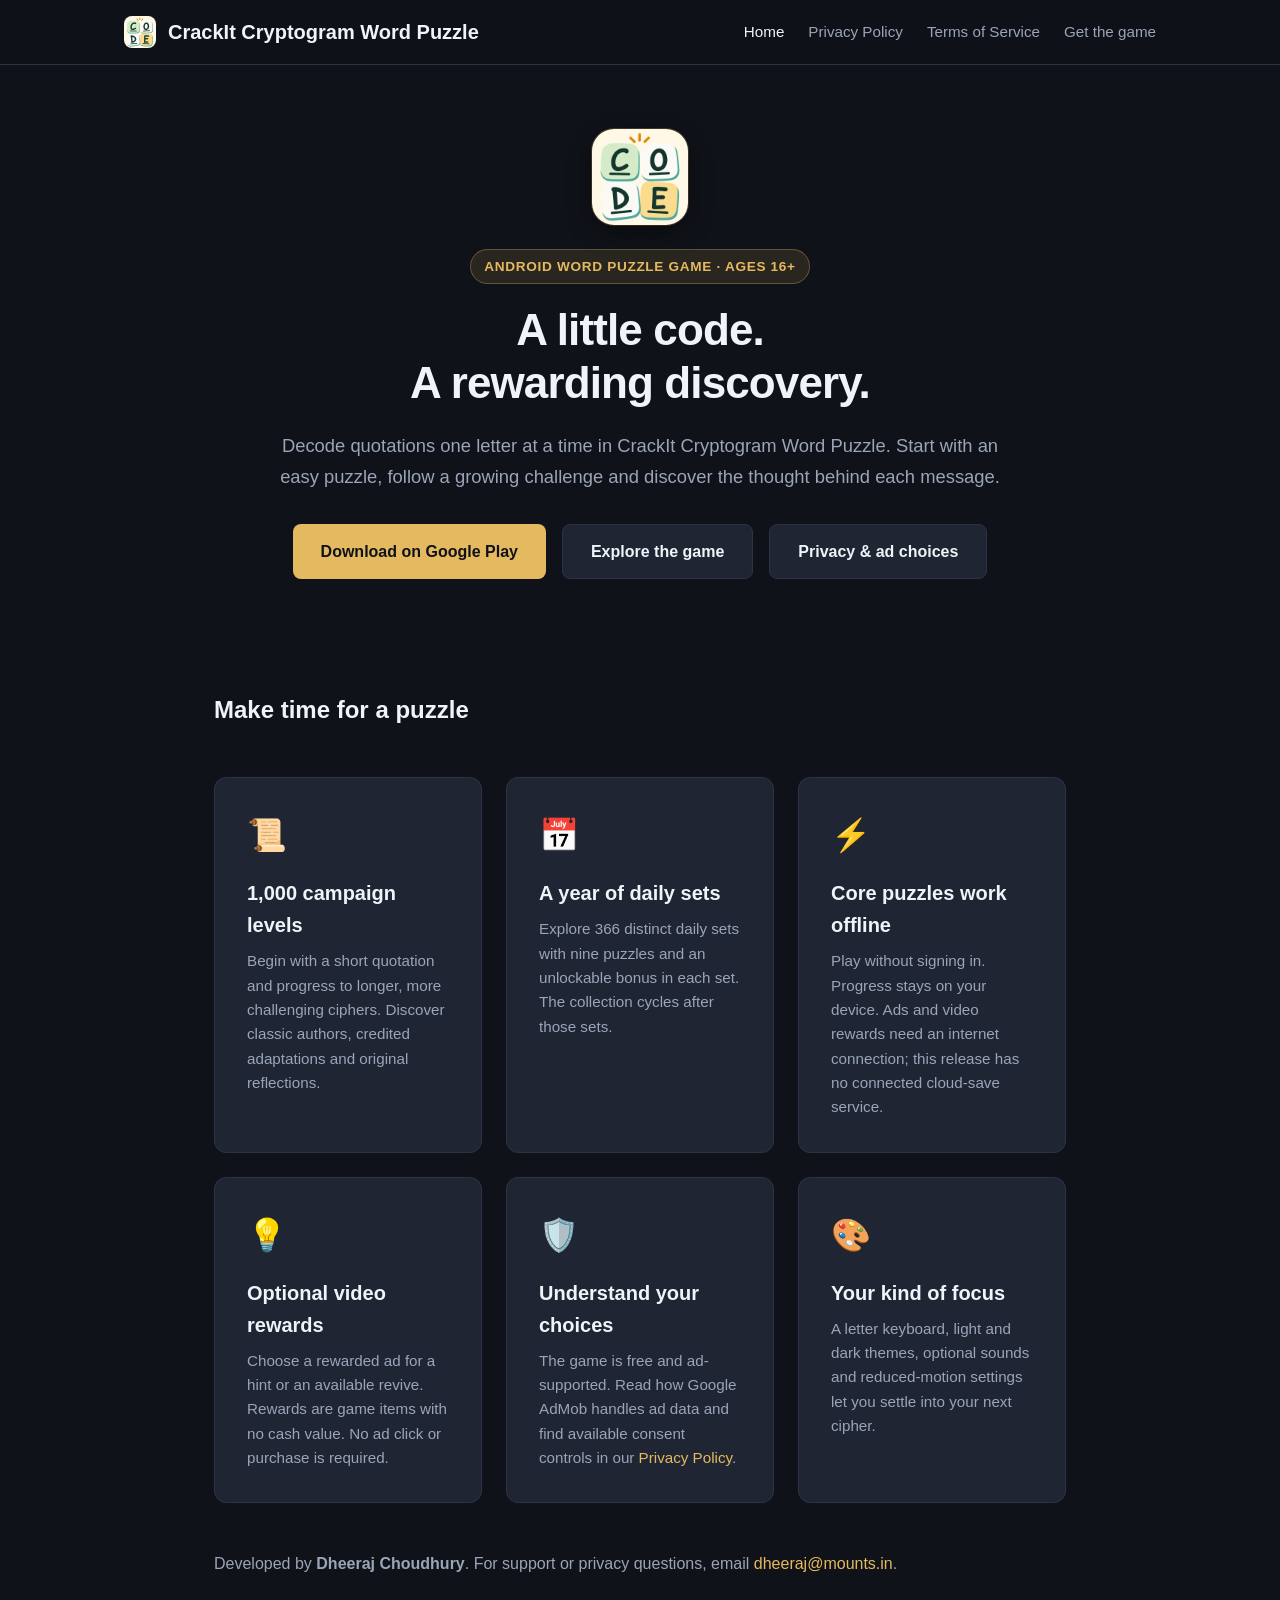
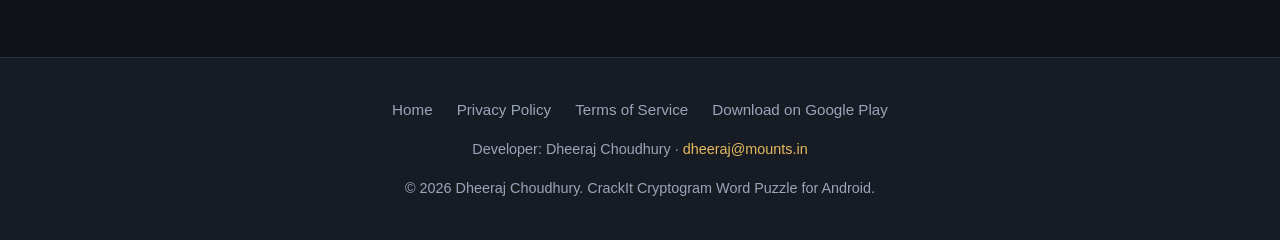
<file: index.html>
<!doctype html>
<html lang="en">
  <head>
    <meta charset="UTF-8" />
    <meta name="viewport" content="width=device-width, initial-scale=1.0" />
    <meta
      name="description"
      content="Decode quotations in 1,000 campaign levels, explore daily puzzle sets and play offline in CrackIt Cryptogram Word Puzzle by Dheeraj Choudhury."
    />
    <meta name="author" content="Dheeraj Choudhury" />
    <title>CrackIt Cryptogram Word Puzzle - Quote Puzzles for Android</title>
    <link rel="canonical" href="https://crackit.mounts.in/" />
    <link rel="icon" type="image/png" href="app-icon.png" />
    <link rel="apple-touch-icon" href="app-icon.png" />
    <link rel="stylesheet" href="style.css" />
  </head>
  <body>
    <a class="skip-link" href="#main">Skip to content</a>
    <header>
      <div class="nav-container">
        <div class="brand">
          <img src="app-icon.png" alt="" class="brand-icon" /> CrackIt
          Cryptogram Word Puzzle
        </div>
        <nav aria-label="Main navigation">
          <ul>
            <li>
              <a href="index.html" class="active" aria-current="page">Home</a>
            </li>
            <li><a href="privacy.html">Privacy Policy</a></li>
            <li><a href="terms.html">Terms of Service</a></li>
            <li>
              <a
                href="https://play.google.com/store/apps/details?id=com.letterlight.game"
                target="_blank"
                rel="noopener noreferrer"
                >Get the game</a
              >
            </li>
          </ul>
        </nav>
      </div>
    </header>
    <main id="main">
      <section class="hero" aria-labelledby="hero-title">
        <img
          src="app-icon.png"
          alt="CrackIt Cryptogram Word Puzzle Game Icon"
          class="hero-icon"
        />
        <div class="badge">Android word puzzle game · Ages 16+</div>
        <h1 id="hero-title">A little code.<br />A rewarding discovery.</h1>
        <p>
          Decode quotations one letter at a time in CrackIt Cryptogram Word
          Puzzle. Start with an easy puzzle, follow a growing challenge and
          discover the thought behind each message.
        </p>
        <div class="btn-group">
          <a
            href="https://play.google.com/store/apps/details?id=com.letterlight.game"
            class="btn btn-primary"
            target="_blank"
            rel="noopener noreferrer"
            >Download on Google Play</a
          >
          <a href="#features" class="btn btn-secondary">Explore the game</a>
          <a href="privacy.html" class="btn btn-secondary"
            >Privacy &amp; ad choices</a
          >
        </div>
      </section>
      <section class="container" id="features" aria-labelledby="features-title">
        <h2 id="features-title">Make time for a puzzle</h2>
        <div class="features">
          <div class="feature-card">
            <div class="feature-icon" aria-hidden="true">📜</div>
            <h3>1,000 campaign levels</h3>
            <p>
              Begin with a short quotation and progress to longer, more
              challenging ciphers. Discover classic authors, credited
              adaptations and original reflections.
            </p>
          </div>
          <div class="feature-card">
            <div class="feature-icon" aria-hidden="true">📅</div>
            <h3>A year of daily sets</h3>
            <p>
              Explore 366 distinct daily sets with nine puzzles and an
              unlockable bonus in each set. The collection cycles after those
              sets.
            </p>
          </div>
          <div class="feature-card">
            <div class="feature-icon" aria-hidden="true">⚡</div>
            <h3>Core puzzles work offline</h3>
            <p>
              Play without signing in. Progress stays on your device. Ads and
              video rewards need an internet connection; this release has no
              connected cloud-save service.
            </p>
          </div>
          <div class="feature-card">
            <div class="feature-icon" aria-hidden="true">💡</div>
            <h3>Optional video rewards</h3>
            <p>
              Choose a rewarded ad for a hint or an available revive. Rewards
              are game items with no cash value. No ad click or purchase is
              required.
            </p>
          </div>
          <div class="feature-card">
            <div class="feature-icon" aria-hidden="true">🛡️</div>
            <h3>Understand your choices</h3>
            <p>
              The game is free and ad-supported. Read how Google AdMob handles
              ad data and find available consent controls in our
              <a href="privacy.html#choices">Privacy Policy</a>.
            </p>
          </div>
          <div class="feature-card">
            <div class="feature-icon" aria-hidden="true">🎨</div>
            <h3>Your kind of focus</h3>
            <p>
              A letter keyboard, light and dark themes, optional sounds and
              reduced-motion settings let you settle into your next cipher.
            </p>
          </div>
        </div>
        <p class="site-note">
          Developed by <strong>Dheeraj Choudhury</strong>. For support or
          privacy questions, email
          <a href="mailto:dheeraj@mounts.in">dheeraj@mounts.in</a>.
        </p>
      </section>
    </main>
    <footer>
      <div class="footer-content">
        <nav class="footer-links" aria-label="Footer navigation">
          <a href="index.html">Home</a>
          <a href="privacy.html">Privacy Policy</a>
          <a href="terms.html">Terms of Service</a>
          <a
            href="https://play.google.com/store/apps/details?id=com.letterlight.game"
            target="_blank"
            rel="noopener noreferrer"
            >Download on Google Play</a
          >
        </nav>
        <p>
          Developer: Dheeraj Choudhury ·
          <a href="mailto:dheeraj@mounts.in">dheeraj@mounts.in</a>
        </p>
        <p>
          &copy; 2026 Dheeraj Choudhury. CrackIt Cryptogram Word Puzzle for
          Android.
        </p>
      </div>
    </footer>
  </body>
</html>
</file>
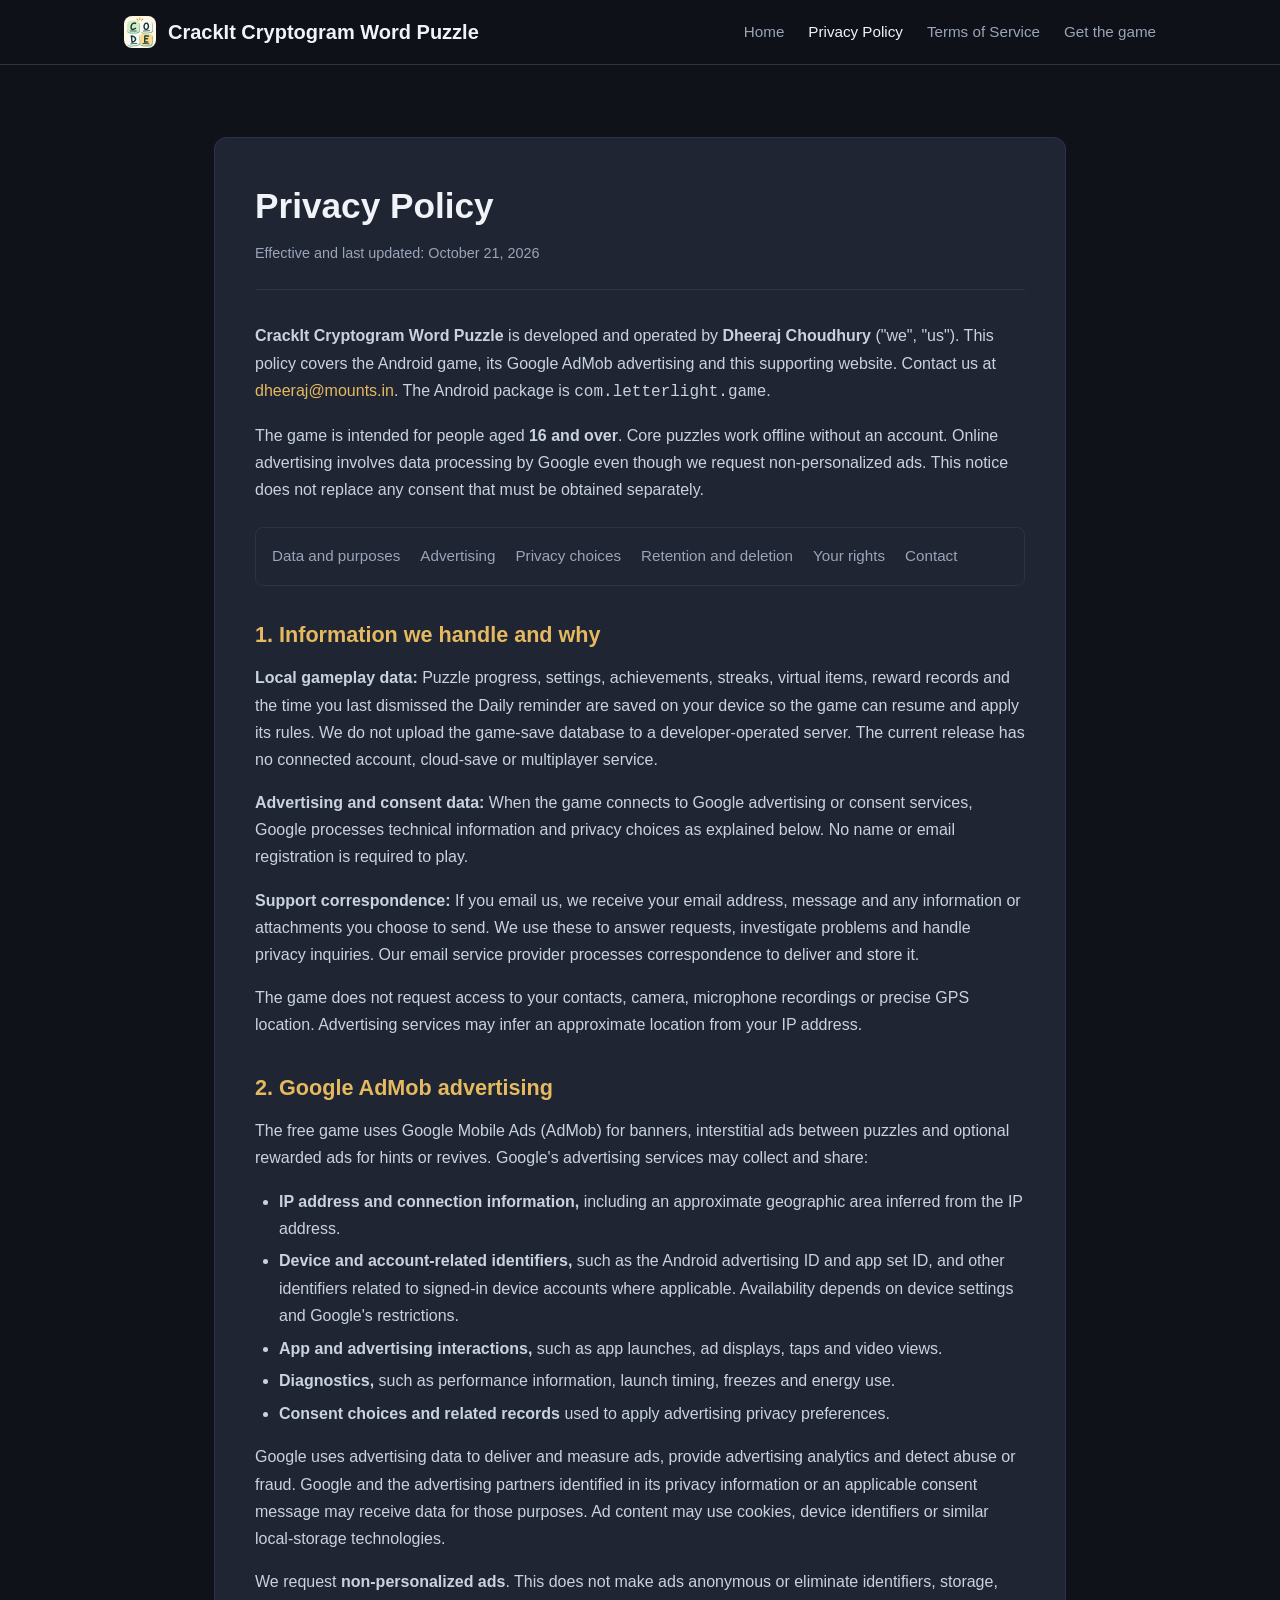
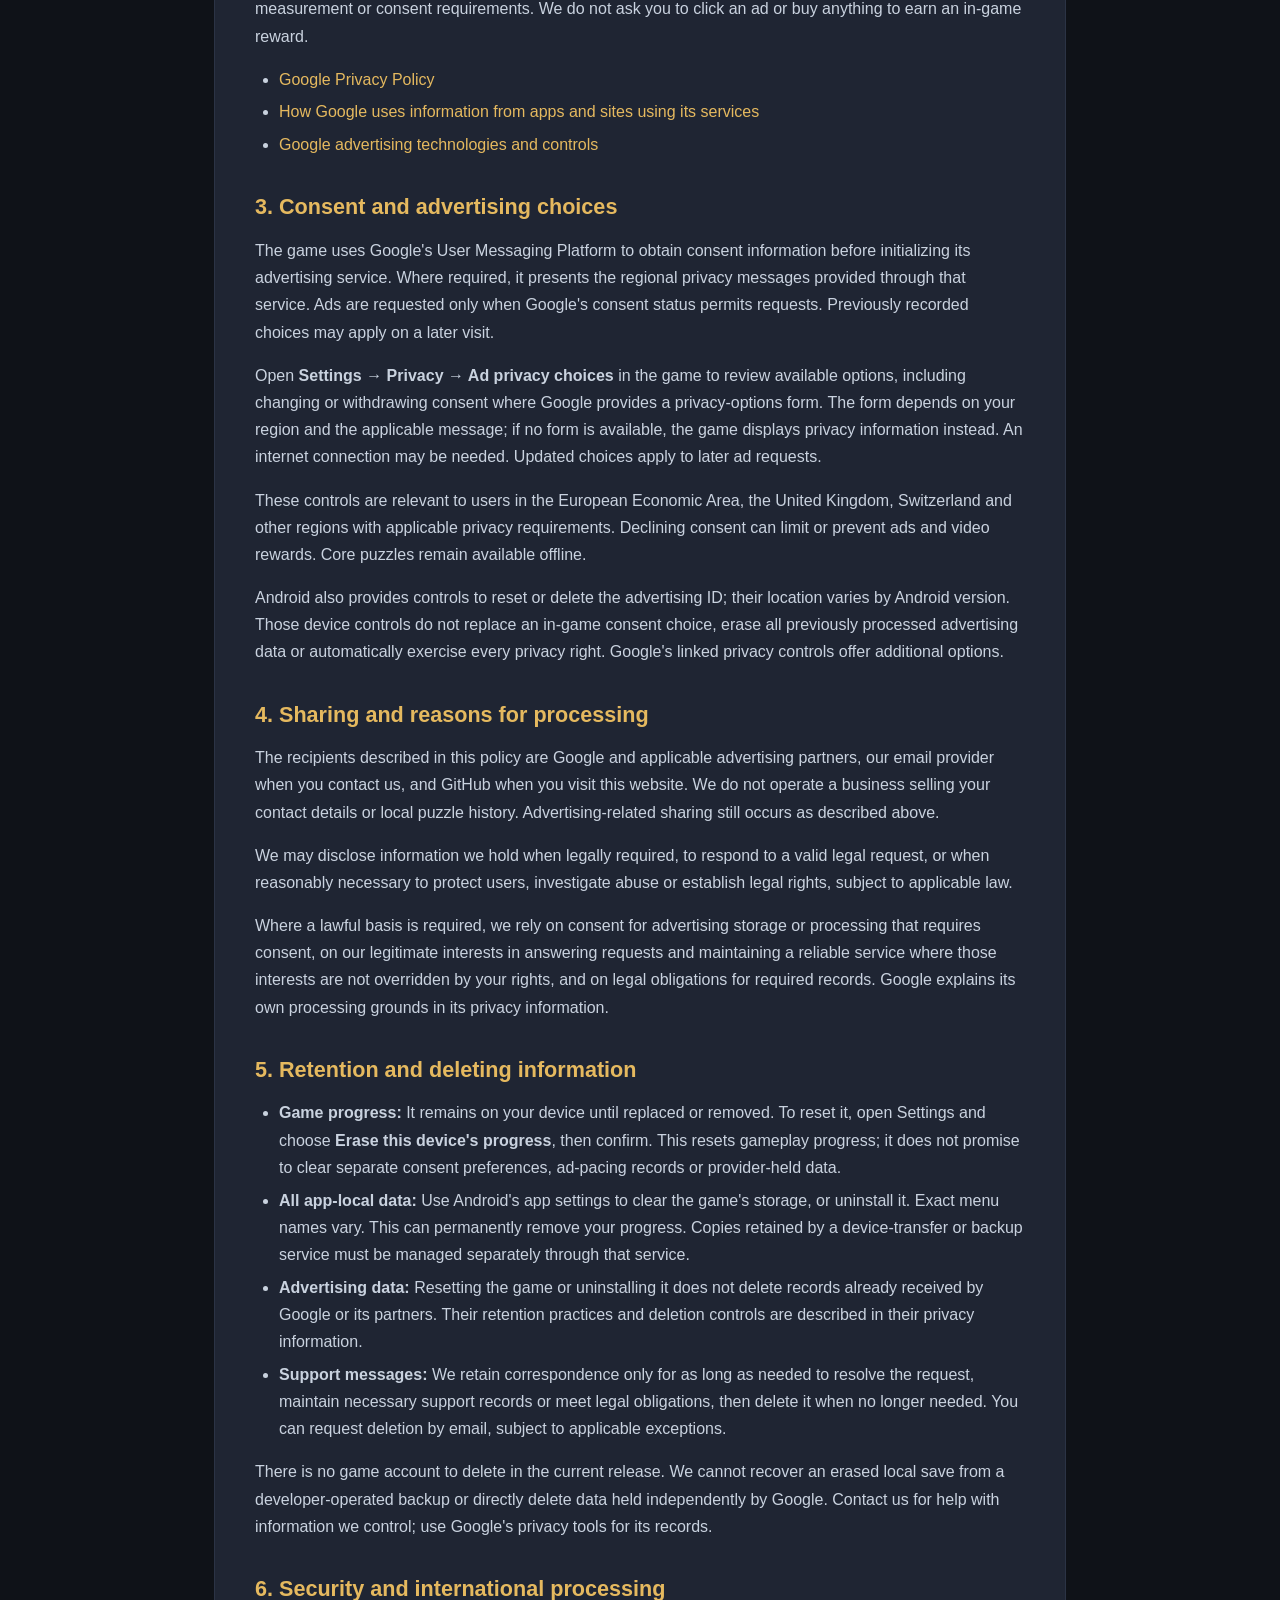
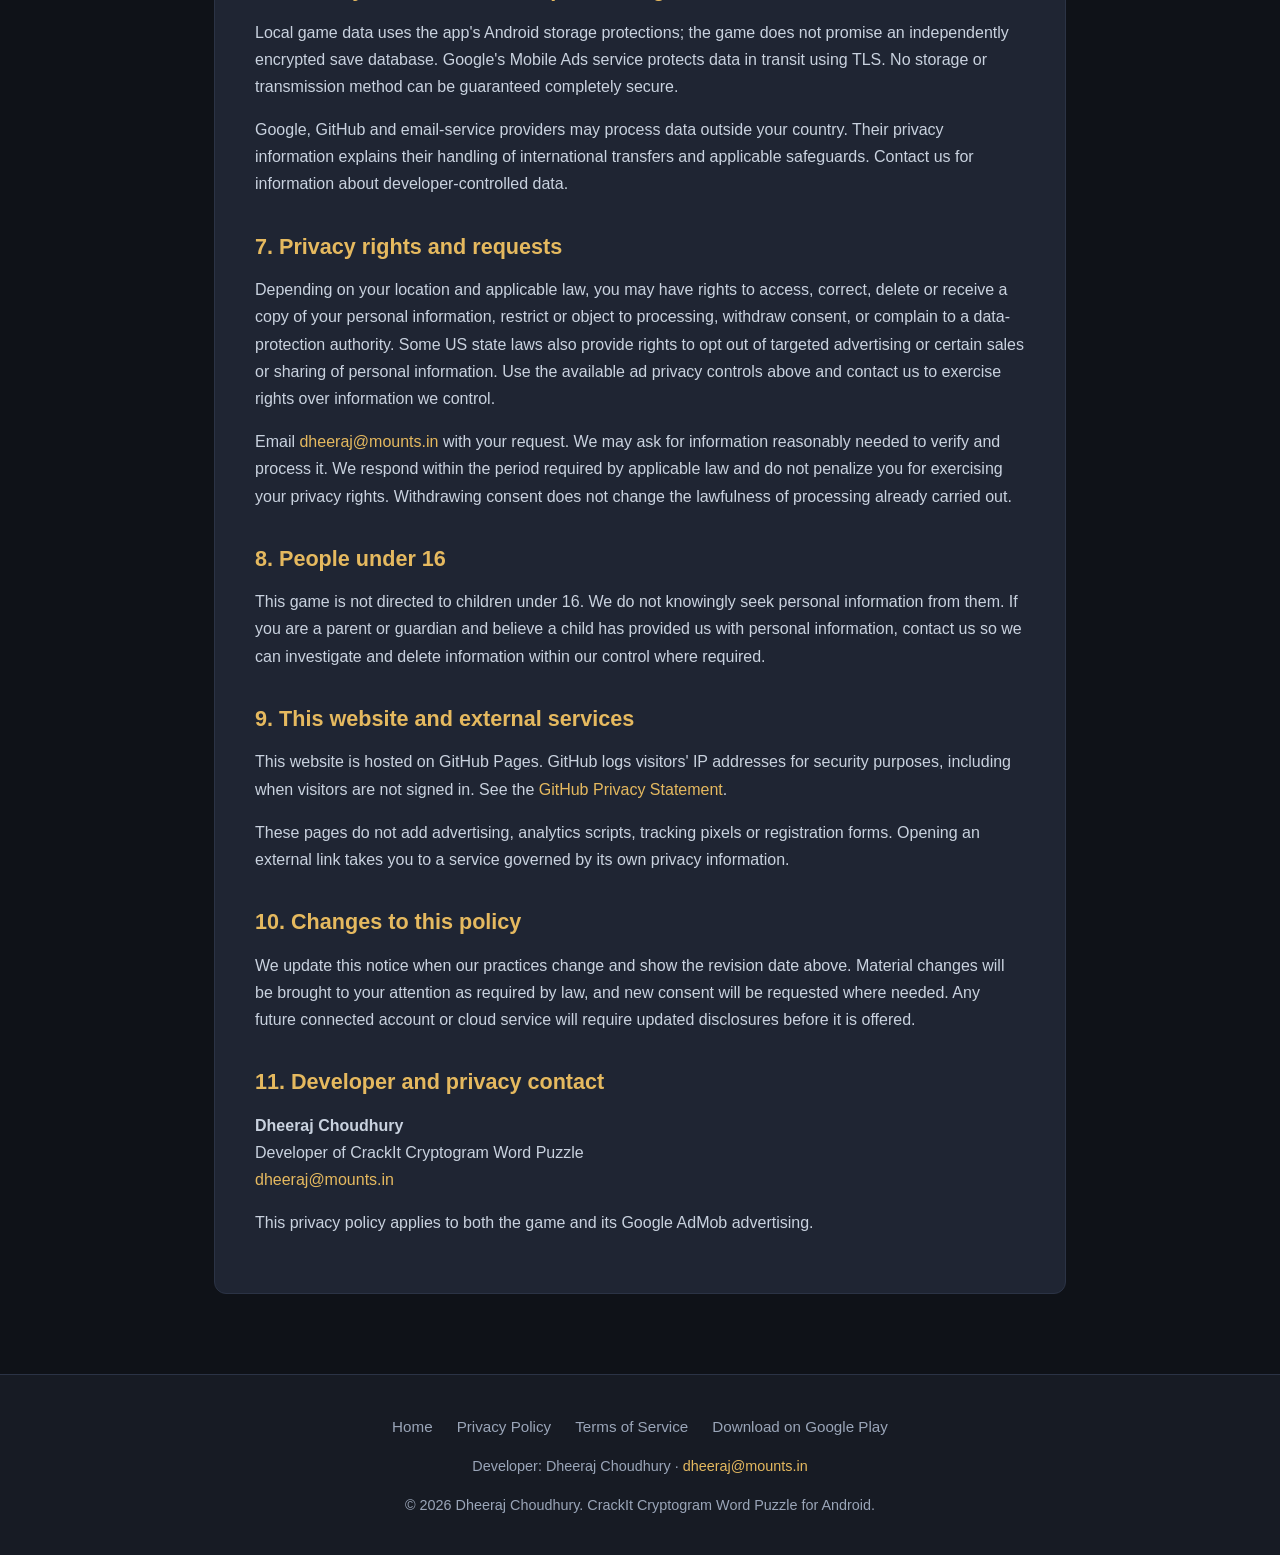
<file: privacy.html>
<!doctype html>
<html lang="en">
  <head>
    <meta charset="UTF-8" />
    <meta name="viewport" content="width=device-width, initial-scale=1.0" />
    <meta
      name="description"
      content="Privacy policy for CrackIt Cryptogram Word Puzzle, including local progress, Google AdMob advertising, consent, data deletion and developer contact details."
    />
    <meta name="author" content="Dheeraj Choudhury" />
    <title>Privacy Policy - CrackIt Cryptogram Word Puzzle</title>
    <link rel="canonical" href="https://crackit.mounts.in/privacy.html" />
    <link rel="icon" type="image/png" href="app-icon.png" />
    <link rel="apple-touch-icon" href="app-icon.png" />
    <link rel="stylesheet" href="style.css" />
  </head>
  <body>
    <a class="skip-link" href="#main">Skip to content</a>
    <header>
      <div class="nav-container">
        <div class="brand">
          <img src="app-icon.png" alt="" class="brand-icon" /> CrackIt
          Cryptogram Word Puzzle
        </div>
        <nav aria-label="Main navigation">
          <ul>
            <li><a href="index.html">Home</a></li>
            <li>
              <a href="privacy.html" class="active" aria-current="page"
                >Privacy Policy</a
              >
            </li>
            <li><a href="terms.html">Terms of Service</a></li>
            <li>
              <a
                href="https://play.google.com/store/apps/details?id=com.letterlight.game"
                target="_blank"
                rel="noopener noreferrer"
                >Get the game</a
              >
            </li>
          </ul>
        </nav>
      </div>
    </header>
    <main id="main" class="container">
      <article class="legal-card">
        <div class="legal-header">
          <h1>Privacy Policy</h1>
          <p class="last-updated">
            Effective and last updated:
            <time datetime="2026-10-21">October 21, 2026</time>
          </p>
        </div>
        <div class="legal-content">
          <p>
            <strong>CrackIt Cryptogram Word Puzzle</strong> is developed and
            operated by <strong>Dheeraj Choudhury</strong> ("we", "us"). This
            policy covers the Android game, its Google AdMob advertising and
            this supporting website. Contact us at
            <a href="mailto:dheeraj@mounts.in">dheeraj@mounts.in</a>. The
            Android package is <code>com.letterlight.game</code>.
          </p>
          <p>
            The game is intended for people aged <strong>16 and over</strong>.
            Core puzzles work offline without an account. Online advertising
            involves data processing by Google even though we request
            non-personalized ads. This notice does not replace any consent that
            must be obtained separately.
          </p>
          <nav class="policy-links" aria-label="Privacy policy sections">
            <a href="#data">Data and purposes</a>
            <a href="#advertising">Advertising</a>
            <a href="#choices">Privacy choices</a>
            <a href="#deletion">Retention and deletion</a>
            <a href="#rights">Your rights</a>
            <a href="#contact">Contact</a>
          </nav>

          <h2 id="data">1. Information we handle and why</h2>
          <p>
            <strong>Local gameplay data:</strong> Puzzle progress, settings,
            achievements, streaks, virtual items, reward records and the time
            you last dismissed the Daily reminder are saved on your device so
            the game can resume and apply its rules. We do not upload the
            game-save database to a developer-operated server. The current
            release has no connected account, cloud-save or multiplayer service.
          </p>
          <p>
            <strong>Advertising and consent data:</strong> When the game
            connects to Google advertising or consent services, Google processes
            technical information and privacy choices as explained below. No
            name or email registration is required to play.
          </p>
          <p>
            <strong>Support correspondence:</strong> If you email us, we receive
            your email address, message and any information or attachments you
            choose to send. We use these to answer requests, investigate
            problems and handle privacy inquiries. Our email service provider
            processes correspondence to deliver and store it.
          </p>
          <p>
            The game does not request access to your contacts, camera,
            microphone recordings or precise GPS location. Advertising services
            may infer an approximate location from your IP address.
          </p>

          <h2 id="advertising">2. Google AdMob advertising</h2>
          <p>
            The free game uses Google Mobile Ads (AdMob) for banners,
            interstitial ads between puzzles and optional rewarded ads for hints
            or revives. Google's advertising services may collect and share:
          </p>
          <ul>
            <li>
              <strong>IP address and connection information,</strong> including
              an approximate geographic area inferred from the IP address.
            </li>
            <li>
              <strong>Device and account-related identifiers,</strong> such as
              the Android advertising ID and app set ID, and other identifiers
              related to signed-in device accounts where applicable.
              Availability depends on device settings and Google's restrictions.
            </li>
            <li>
              <strong>App and advertising interactions,</strong> such as app
              launches, ad displays, taps and video views.
            </li>
            <li>
              <strong>Diagnostics,</strong> such as performance information,
              launch timing, freezes and energy use.
            </li>
            <li>
              <strong>Consent choices and related records</strong> used to apply
              advertising privacy preferences.
            </li>
          </ul>
          <p>
            Google uses advertising data to deliver and measure ads, provide
            advertising analytics and detect abuse or fraud. Google and the
            advertising partners identified in its privacy information or an
            applicable consent message may receive data for those purposes. Ad
            content may use cookies, device identifiers or similar local-storage
            technologies.
          </p>
          <p>
            We request <strong>non-personalized ads</strong>. This does not make
            ads anonymous or eliminate identifiers, storage, measurement or
            consent requirements. We do not ask you to click an ad or buy
            anything to earn an in-game reward.
          </p>
          <ul>
            <li>
              <a
                href="https://policies.google.com/privacy"
                target="_blank"
                rel="noopener noreferrer"
                >Google Privacy Policy</a
              >
            </li>
            <li>
              <a
                href="https://policies.google.com/technologies/partner-sites"
                target="_blank"
                rel="noopener noreferrer"
                >How Google uses information from apps and sites using its
                services</a
              >
            </li>
            <li>
              <a
                href="https://policies.google.com/technologies/ads"
                target="_blank"
                rel="noopener noreferrer"
                >Google advertising technologies and controls</a
              >
            </li>
          </ul>

          <h2 id="choices">3. Consent and advertising choices</h2>
          <p>
            The game uses Google's User Messaging Platform to obtain consent
            information before initializing its advertising service. Where
            required, it presents the regional privacy messages provided through
            that service. Ads are requested only when Google's consent status
            permits requests. Previously recorded choices may apply on a later
            visit.
          </p>
          <p>
            Open <strong>Settings → Privacy → Ad privacy choices</strong> in the
            game to review available options, including changing or withdrawing
            consent where Google provides a privacy-options form. The form
            depends on your region and the applicable message; if no form is
            available, the game displays privacy information instead. An
            internet connection may be needed. Updated choices apply to later ad
            requests.
          </p>
          <p>
            These controls are relevant to users in the European Economic Area,
            the United Kingdom, Switzerland and other regions with applicable
            privacy requirements. Declining consent can limit or prevent ads and
            video rewards. Core puzzles remain available offline.
          </p>
          <p>
            Android also provides controls to reset or delete the advertising
            ID; their location varies by Android version. Those device controls
            do not replace an in-game consent choice, erase all previously
            processed advertising data or automatically exercise every privacy
            right. Google's linked privacy controls offer additional options.
          </p>

          <h2 id="sharing">4. Sharing and reasons for processing</h2>
          <p>
            The recipients described in this policy are Google and applicable
            advertising partners, our email provider when you contact us, and
            GitHub when you visit this website. We do not operate a business
            selling your contact details or local puzzle history.
            Advertising-related sharing still occurs as described above.
          </p>
          <p>
            We may disclose information we hold when legally required, to
            respond to a valid legal request, or when reasonably necessary to
            protect users, investigate abuse or establish legal rights, subject
            to applicable law.
          </p>
          <p>
            Where a lawful basis is required, we rely on consent for advertising
            storage or processing that requires consent, on our legitimate
            interests in answering requests and maintaining a reliable service
            where those interests are not overridden by your rights, and on
            legal obligations for required records. Google explains its own
            processing grounds in its privacy information.
          </p>

          <h2 id="deletion">5. Retention and deleting information</h2>
          <ul>
            <li>
              <strong>Game progress:</strong> It remains on your device until
              replaced or removed. To reset it, open Settings and choose
              <strong>Erase this device's progress</strong>, then confirm. This
              resets gameplay progress; it does not promise to clear separate
              consent preferences, ad-pacing records or provider-held data.
            </li>
            <li>
              <strong>All app-local data:</strong> Use Android's app settings to
              clear the game's storage, or uninstall it. Exact menu names vary.
              This can permanently remove your progress. Copies retained by a
              device-transfer or backup service must be managed separately
              through that service.
            </li>
            <li>
              <strong>Advertising data:</strong> Resetting the game or
              uninstalling it does not delete records already received by Google
              or its partners. Their retention practices and deletion controls
              are described in their privacy information.
            </li>
            <li>
              <strong>Support messages:</strong> We retain correspondence only
              for as long as needed to resolve the request, maintain necessary
              support records or meet legal obligations, then delete it when no
              longer needed. You can request deletion by email, subject to
              applicable exceptions.
            </li>
          </ul>
          <p>
            There is no game account to delete in the current release. We cannot
            recover an erased local save from a developer-operated backup or
            directly delete data held independently by Google. Contact us for
            help with information we control; use Google's privacy tools for its
            records.
          </p>

          <h2 id="security">6. Security and international processing</h2>
          <p>
            Local game data uses the app's Android storage protections; the game
            does not promise an independently encrypted save database. Google's
            Mobile Ads service protects data in transit using TLS. No storage or
            transmission method can be guaranteed completely secure.
          </p>
          <p>
            Google, GitHub and email-service providers may process data outside
            your country. Their privacy information explains their handling of
            international transfers and applicable safeguards. Contact us for
            information about developer-controlled data.
          </p>

          <h2 id="rights">7. Privacy rights and requests</h2>
          <p>
            Depending on your location and applicable law, you may have rights
            to access, correct, delete or receive a copy of your personal
            information, restrict or object to processing, withdraw consent, or
            complain to a data-protection authority. Some US state laws also
            provide rights to opt out of targeted advertising or certain sales
            or sharing of personal information. Use the available ad privacy
            controls above and contact us to exercise rights over information we
            control.
          </p>
          <p>
            Email <a href="mailto:dheeraj@mounts.in">dheeraj@mounts.in</a> with
            your request. We may ask for information reasonably needed to verify
            and process it. We respond within the period required by applicable
            law and do not penalize you for exercising your privacy rights.
            Withdrawing consent does not change the lawfulness of processing
            already carried out.
          </p>

          <h2 id="age">8. People under 16</h2>
          <p>
            This game is not directed to children under 16. We do not knowingly
            seek personal information from them. If you are a parent or guardian
            and believe a child has provided us with personal information,
            contact us so we can investigate and delete information within our
            control where required.
          </p>

          <h2 id="website">9. This website and external services</h2>
          <p>
            This website is hosted on GitHub Pages. GitHub logs visitors' IP
            addresses for security purposes, including when visitors are not
            signed in. See the
            <a
              href="https://docs.github.com/en/site-policy/privacy-policies/github-general-privacy-statement"
              target="_blank"
              rel="noopener noreferrer"
              >GitHub Privacy Statement</a
            >.
          </p>
          <p>
            These pages do not add advertising, analytics scripts, tracking
            pixels or registration forms. Opening an external link takes you to
            a service governed by its own privacy information.
          </p>

          <h2 id="updates">10. Changes to this policy</h2>
          <p>
            We update this notice when our practices change and show the
            revision date above. Material changes will be brought to your
            attention as required by law, and new consent will be requested
            where needed. Any future connected account or cloud service will
            require updated disclosures before it is offered.
          </p>

          <h2 id="contact">11. Developer and privacy contact</h2>
          <p>
            <strong>Dheeraj Choudhury</strong><br />
            Developer of CrackIt Cryptogram Word Puzzle<br />
            <a href="mailto:dheeraj@mounts.in">dheeraj@mounts.in</a>
          </p>
          <p>
            This privacy policy applies to both the game and its Google AdMob
            advertising.
          </p>
        </div>
      </article>
    </main>
    <footer>
      <div class="footer-content">
        <nav class="footer-links" aria-label="Footer navigation">
          <a href="index.html">Home</a>
          <a href="privacy.html">Privacy Policy</a>
          <a href="terms.html">Terms of Service</a>
          <a
            href="https://play.google.com/store/apps/details?id=com.letterlight.game"
            target="_blank"
            rel="noopener noreferrer"
            >Download on Google Play</a
          >
        </nav>
        <p>
          Developer: Dheeraj Choudhury ·
          <a href="mailto:dheeraj@mounts.in">dheeraj@mounts.in</a>
        </p>
        <p>
          &copy; 2026 Dheeraj Choudhury. CrackIt Cryptogram Word Puzzle for
          Android.
        </p>
      </div>
    </footer>
  </body>
</html>
</file>
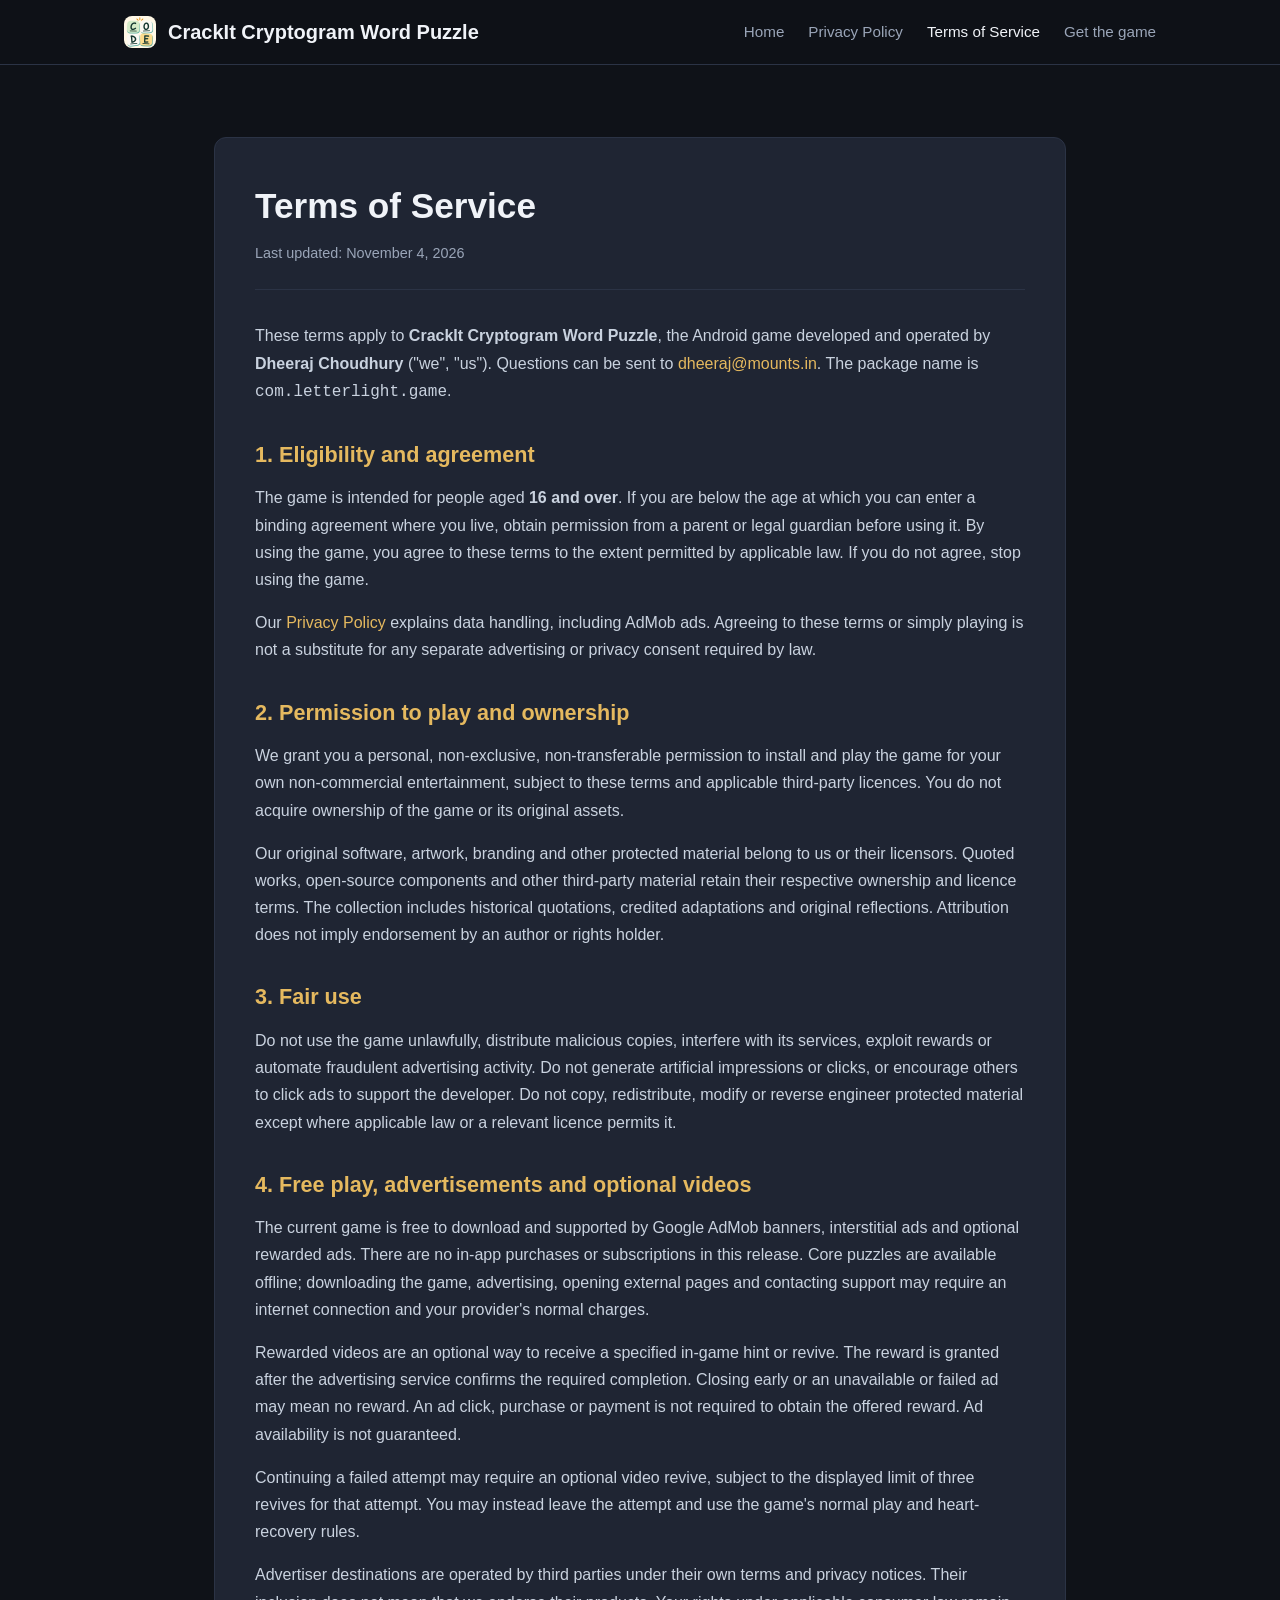
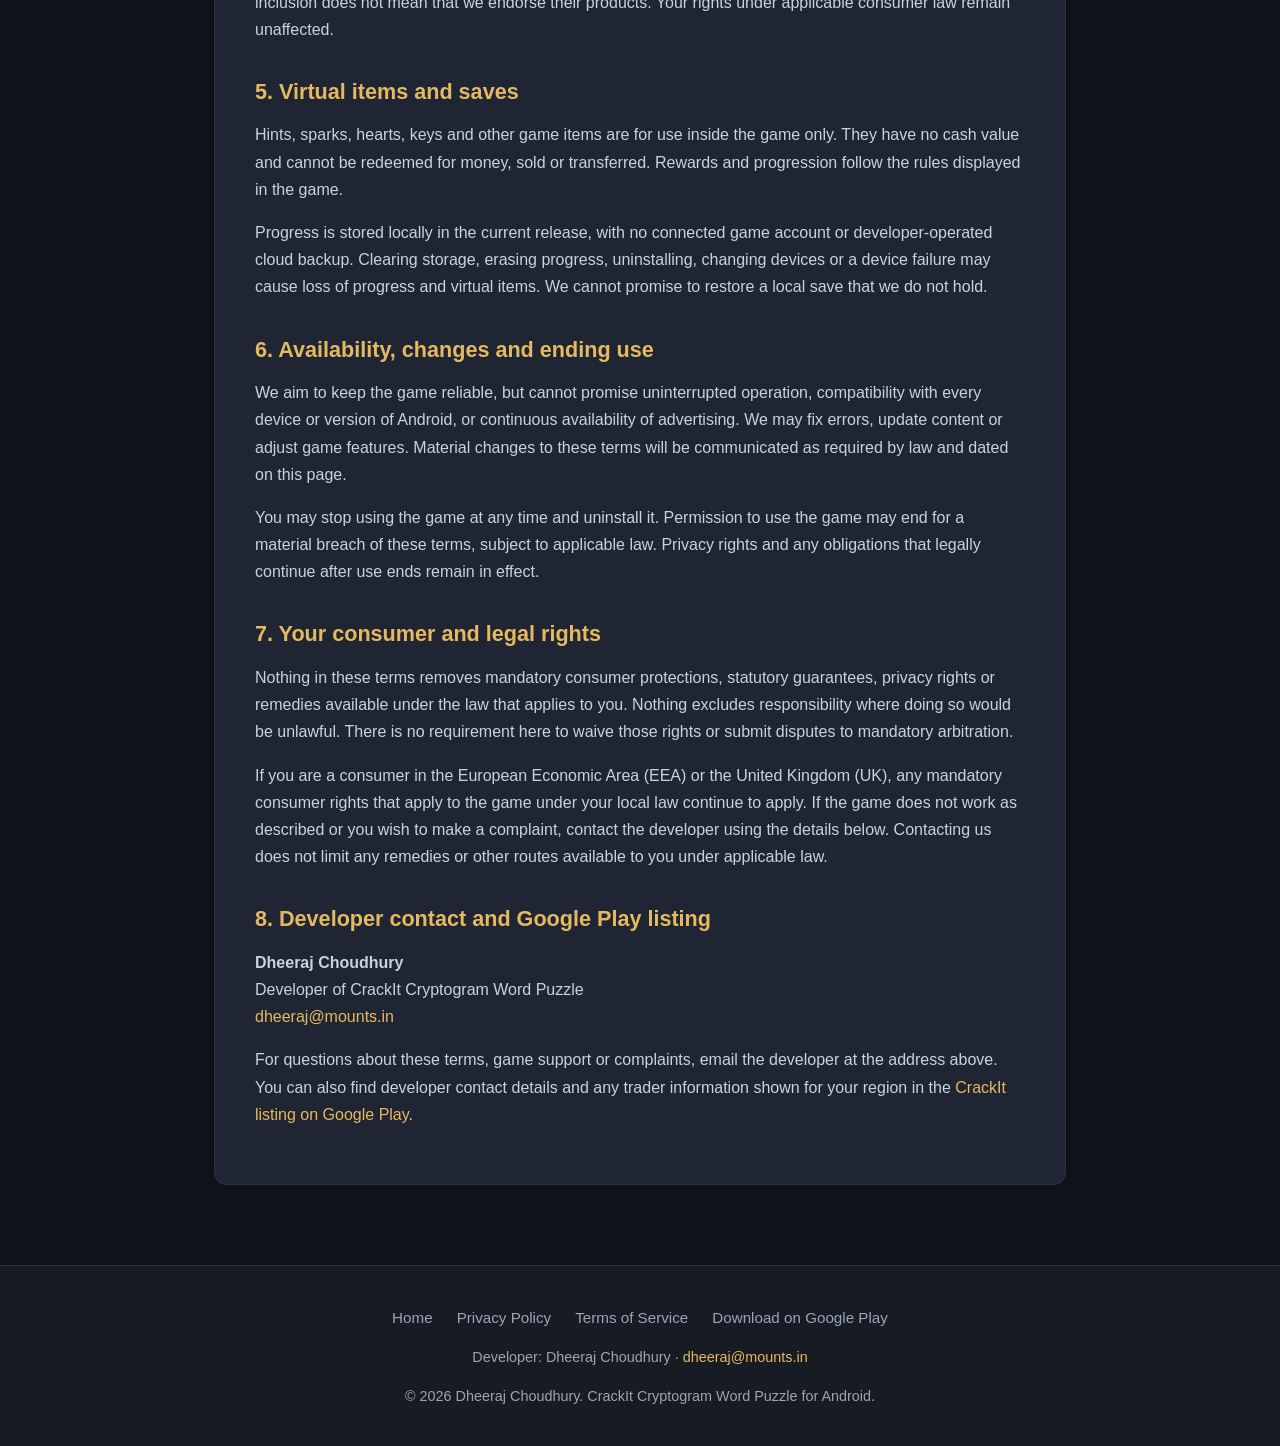
<file: terms.html>
<!doctype html>
<html lang="en">
  <head>
    <meta charset="UTF-8" />
    <meta name="viewport" content="width=device-width, initial-scale=1.0" />
    <meta
      name="description"
      content="Terms for CrackIt Cryptogram Word Puzzle, including free gameplay, advertising, virtual rewards, local saves, consumer rights and developer contact."
    />
    <meta name="author" content="Dheeraj Choudhury" />
    <title>Terms of Service - CrackIt Cryptogram Word Puzzle</title>
    <link rel="canonical" href="https://crackit.mounts.in/terms.html" />
    <link rel="icon" type="image/png" href="app-icon.png" />
    <link rel="apple-touch-icon" href="app-icon.png" />
    <link rel="stylesheet" href="style.css" />
  </head>
  <body>
    <a class="skip-link" href="#main">Skip to content</a>
    <header>
      <div class="nav-container">
        <div class="brand">
          <img src="app-icon.png" alt="" class="brand-icon" /> CrackIt
          Cryptogram Word Puzzle
        </div>
        <nav aria-label="Main navigation">
          <ul>
            <li><a href="index.html">Home</a></li>
            <li><a href="privacy.html">Privacy Policy</a></li>
            <li>
              <a href="terms.html" class="active" aria-current="page"
                >Terms of Service</a
              >
            </li>
            <li>
              <a
                href="https://play.google.com/store/apps/details?id=com.letterlight.game"
                target="_blank"
                rel="noopener noreferrer"
                >Get the game</a
              >
            </li>
          </ul>
        </nav>
      </div>
    </header>
    <main id="main" class="container">
      <article class="legal-card">
        <div class="legal-header">
          <h1>Terms of Service</h1>
          <p class="last-updated">
            Last updated: <time datetime="2026-11-04">November 4, 2026</time>
          </p>
        </div>
        <div class="legal-content">
          <p>
            These terms apply to
            <strong>CrackIt Cryptogram Word Puzzle</strong>, the Android game
            developed and operated by <strong>Dheeraj Choudhury</strong> ("we",
            "us"). Questions can be sent to
            <a href="mailto:dheeraj@mounts.in">dheeraj@mounts.in</a>. The
            package name is <code>com.letterlight.game</code>.
          </p>

          <h2>1. Eligibility and agreement</h2>
          <p>
            The game is intended for people aged <strong>16 and over</strong>.
            If you are below the age at which you can enter a binding agreement
            where you live, obtain permission from a parent or legal guardian
            before using it. By using the game, you agree to these terms to the
            extent permitted by applicable law. If you do not agree, stop using
            the game.
          </p>
          <p>
            Our <a href="privacy.html">Privacy Policy</a> explains data
            handling, including AdMob ads. Agreeing to these terms or simply
            playing is not a substitute for any separate advertising or privacy
            consent required by law.
          </p>

          <h2>2. Permission to play and ownership</h2>
          <p>
            We grant you a personal, non-exclusive, non-transferable permission
            to install and play the game for your own non-commercial
            entertainment, subject to these terms and applicable third-party
            licences. You do not acquire ownership of the game or its original
            assets.
          </p>
          <p>
            Our original software, artwork, branding and other protected
            material belong to us or their licensors. Quoted works, open-source
            components and other third-party material retain their respective
            ownership and licence terms. The collection includes historical
            quotations, credited adaptations and original reflections.
            Attribution does not imply endorsement by an author or rights
            holder.
          </p>

          <h2>3. Fair use</h2>
          <p>
            Do not use the game unlawfully, distribute malicious copies,
            interfere with its services, exploit rewards or automate fraudulent
            advertising activity. Do not generate artificial impressions or
            clicks, or encourage others to click ads to support the developer.
            Do not copy, redistribute, modify or reverse engineer protected
            material except where applicable law or a relevant licence permits
            it.
          </p>

          <h2>4. Free play, advertisements and optional videos</h2>
          <p>
            The current game is free to download and supported by Google AdMob
            banners, interstitial ads and optional rewarded ads. There are no
            in-app purchases or subscriptions in this release. Core puzzles are
            available offline; downloading the game, advertising, opening
            external pages and contacting support may require an internet
            connection and your provider's normal charges.
          </p>
          <p>
            Rewarded videos are an optional way to receive a specified in-game
            hint or revive. The reward is granted after the advertising service
            confirms the required completion. Closing early or an unavailable or
            failed ad may mean no reward. An ad click, purchase or payment is
            not required to obtain the offered reward. Ad availability is not
            guaranteed.
          </p>
          <p>
            Continuing a failed attempt may require an optional video revive,
            subject to the displayed limit of three revives for that attempt.
            You may instead leave the attempt and use the game's normal play and
            heart-recovery rules.
          </p>
          <p>
            Advertiser destinations are operated by third parties under their
            own terms and privacy notices. Their inclusion does not mean that we
            endorse their products. Your rights under applicable consumer law
            remain unaffected.
          </p>

          <h2>5. Virtual items and saves</h2>
          <p>
            Hints, sparks, hearts, keys and other game items are for use inside
            the game only. They have no cash value and cannot be redeemed for
            money, sold or transferred. Rewards and progression follow the rules
            displayed in the game.
          </p>
          <p>
            Progress is stored locally in the current release, with no connected
            game account or developer-operated cloud backup. Clearing storage,
            erasing progress, uninstalling, changing devices or a device failure
            may cause loss of progress and virtual items. We cannot promise to
            restore a local save that we do not hold.
          </p>

          <h2>6. Availability, changes and ending use</h2>
          <p>
            We aim to keep the game reliable, but cannot promise uninterrupted
            operation, compatibility with every device or version of Android, or
            continuous availability of advertising. We may fix errors, update
            content or adjust game features. Material changes to these terms
            will be communicated as required by law and dated on this page.
          </p>
          <p>
            You may stop using the game at any time and uninstall it. Permission
            to use the game may end for a material breach of these terms,
            subject to applicable law. Privacy rights and any obligations that
            legally continue after use ends remain in effect.
          </p>

          <h2 id="consumer-rights">7. Your consumer and legal rights</h2>
          <p>
            Nothing in these terms removes mandatory consumer protections,
            statutory guarantees, privacy rights or remedies available under the
            law that applies to you. Nothing excludes responsibility where doing
            so would be unlawful. There is no requirement here to waive those
            rights or submit disputes to mandatory arbitration.
          </p>
          <p>
            If you are a consumer in the European Economic Area (EEA) or the
            United Kingdom (UK), any mandatory consumer rights that apply to the
            game under your local law continue to apply. If the game does not
            work as described or you wish to make a complaint, contact the
            developer using the details below. Contacting us does not limit any
            remedies or other routes available to you under applicable law.
          </p>

          <h2 id="contact">8. Developer contact and Google Play listing</h2>
          <p>
            <strong>Dheeraj Choudhury</strong><br />
            Developer of CrackIt Cryptogram Word Puzzle<br />
            <a href="mailto:dheeraj@mounts.in">dheeraj@mounts.in</a>
          </p>
          <p>
            For questions about these terms, game support or complaints, email
            the developer at the address above. You can also find developer
            contact details and any trader information shown for your region in
            the
            <a
              href="https://play.google.com/store/apps/details?id=com.letterlight.game"
              >CrackIt listing on Google Play</a
            >.
          </p>
        </div>
      </article>
    </main>
    <footer>
      <div class="footer-content">
        <nav class="footer-links" aria-label="Footer navigation">
          <a href="index.html">Home</a>
          <a href="privacy.html">Privacy Policy</a>
          <a href="terms.html">Terms of Service</a>
          <a
            href="https://play.google.com/store/apps/details?id=com.letterlight.game"
            target="_blank"
            rel="noopener noreferrer"
            >Download on Google Play</a
          >
        </nav>
        <p>
          Developer: Dheeraj Choudhury ·
          <a href="mailto:dheeraj@mounts.in">dheeraj@mounts.in</a>
        </p>
        <p>
          &copy; 2026 Dheeraj Choudhury. CrackIt Cryptogram Word Puzzle for
          Android.
        </p>
      </div>
    </footer>
  </body>
</html>
</file>
<file: style.css>
:root {
  --bg-primary: #0f1218;
  --bg-secondary: #171b24;
  --bg-card: #1f2533;
  --accent-gold: #e5b95f;
  --accent-gold-hover: #f3ce7b;
  --text-main: #f0f3f8;
  --text-muted: #9aa5b8;
  --border-color: #2b3345;
  --font-family:
    -apple-system, BlinkMacSystemFont, "Segoe UI", Roboto, Helvetica, Arial,
    sans-serif;
}

* {
  box-sizing: border-box;
  margin: 0;
  padding: 0;
}

body {
  background-color: var(--bg-primary);
  color: var(--text-main);
  font-family: var(--font-family);
  line-height: 1.6;
  -webkit-font-smoothing: antialiased;
}

a {
  color: var(--accent-gold);
  text-decoration: none;
  transition: color 0.2s ease;
}

a:hover {
  color: var(--accent-gold-hover);
  text-decoration: underline;
}

a:focus-visible {
  outline: 2px solid var(--accent-gold);
  outline-offset: 4px;
}

.skip-link {
  position: absolute;
  left: 1rem;
  top: -5rem;
  z-index: 200;
  background: var(--bg-card);
  padding: 0.75rem 1rem;
}

.skip-link:focus {
  top: 1rem;
}

.legal-content a,
.legal-content code,
.site-note a,
footer a {
  overflow-wrap: anywhere;
}

.policy-links {
  display: flex;
  flex-wrap: wrap;
  gap: 0.65rem 1.25rem;
  margin: 1.5rem 0;
  padding: 1rem;
  border: 1px solid var(--border-color);
  border-radius: 8px;
}

.site-note {
  color: var(--text-muted);
}

[id] {
  scroll-margin-top: 6rem;
}

/* Header & Nav */
header {
  background-color: rgba(15, 18, 24, 0.9);
  backdrop-filter: blur(10px);
  position: sticky;
  top: 0;
  z-index: 100;
  border-bottom: 1px solid var(--border-color);
}

.nav-container {
  max-width: 1080px;
  margin: 0 auto;
  display: flex;
  align-items: center;
  justify-content: space-between;
  padding: 1rem 1.5rem;
  gap: 1.25rem;
}

.brand {
  display: flex;
  align-items: center;
  gap: 0.75rem;
  font-weight: 700;
  font-size: 1.25rem;
  color: var(--text-main);
  max-width: 420px;
  line-height: 1.3;
}

.brand span {
  color: var(--accent-gold);
}

.brand-icon {
  width: 32px;
  height: 32px;
  border-radius: 8px;
  object-fit: cover;
  display: inline-block;
  vertical-align: middle;
}

.hero-icon {
  width: 96px;
  height: 96px;
  border-radius: 22px;
  object-fit: cover;
  display: block;
  margin: 0 auto 1.5rem auto;
  box-shadow:
    0 8px 24px rgba(0, 0, 0, 0.4),
    0 0 0 1px rgba(229, 185, 95, 0.25);
}

nav ul {
  list-style: none;
  display: flex;
  gap: 1.5rem;
  flex-wrap: wrap;
  justify-content: center;
}

nav a {
  color: var(--text-muted);
  font-size: 0.95rem;
  font-weight: 500;
}

nav a:hover,
nav a.active {
  color: var(--text-main);
  text-decoration: none;
}

/* Container */
.container {
  max-width: 900px;
  margin: 0 auto;
  padding: 3rem 1.5rem 5rem;
}

/* Hero Section */
.hero {
  text-align: center;
  padding: 4rem 1.5rem;
  max-width: 800px;
  margin: 0 auto;
}

.badge {
  display: inline-block;
  background-color: rgba(229, 185, 95, 0.12);
  color: var(--accent-gold);
  padding: 0.35rem 0.85rem;
  border-radius: 999px;
  font-size: 0.85rem;
  font-weight: 600;
  letter-spacing: 0.05em;
  text-transform: uppercase;
  margin-bottom: 1.25rem;
  border: 1px solid rgba(229, 185, 95, 0.3);
}

.hero h1 {
  font-size: 2.75rem;
  font-weight: 800;
  line-height: 1.2;
  margin-bottom: 1.25rem;
  letter-spacing: -0.02em;
}

.hero p {
  font-size: 1.15rem;
  color: var(--text-muted);
  margin-bottom: 2rem;
  line-height: 1.7;
}

.btn-group {
  display: flex;
  gap: 1rem;
  justify-content: center;
  flex-wrap: wrap;
}

.btn {
  display: inline-flex;
  align-items: center;
  gap: 0.5rem;
  padding: 0.85rem 1.75rem;
  border-radius: 8px;
  font-weight: 600;
  font-size: 1rem;
  text-decoration: none !important;
  transition: all 0.2s ease;
}

.btn-primary {
  background-color: var(--accent-gold);
  color: #0f1218;
}

.btn-primary:hover {
  background-color: var(--accent-gold-hover);
  transform: translateY(-1px);
}

.btn-secondary {
  background-color: var(--bg-card);
  color: var(--text-main);
  border: 1px solid var(--border-color);
}

.btn-secondary:hover {
  background-color: #272e3f;
  color: #fff;
}

/* Feature Grid */
.features {
  display: grid;
  grid-template-columns: repeat(auto-fit, minmax(min(100%, 260px), 1fr));
  gap: 1.5rem;
  margin: 3rem 0;
}

.feature-card {
  background-color: var(--bg-card);
  border: 1px solid var(--border-color);
  border-radius: 12px;
  padding: 2rem;
  transition:
    transform 0.2s ease,
    border-color 0.2s ease;
}

.feature-card:hover {
  transform: translateY(-2px);
  border-color: rgba(229, 185, 95, 0.4);
}

.feature-icon {
  font-size: 2rem;
  margin-bottom: 1rem;
}

.feature-card h3 {
  font-size: 1.25rem;
  margin-bottom: 0.5rem;
  color: var(--text-main);
}

.feature-card p {
  color: var(--text-muted);
  font-size: 0.95rem;
  line-height: 1.6;
}

/* Legal Documents */
.legal-card {
  background-color: var(--bg-card);
  border: 1px solid var(--border-color);
  border-radius: 12px;
  padding: 2.5rem;
  margin-top: 1.5rem;
}

.legal-header {
  margin-bottom: 2rem;
  border-bottom: 1px solid var(--border-color);
  padding-bottom: 1.5rem;
}

.legal-header h1 {
  font-size: 2.2rem;
  margin-bottom: 0.5rem;
}

.last-updated {
  color: var(--text-muted);
  font-size: 0.9rem;
}

.legal-content h2 {
  font-size: 1.35rem;
  margin-top: 2rem;
  margin-bottom: 0.75rem;
  color: var(--accent-gold);
}

.legal-content h3 {
  font-size: 1.1rem;
  margin-top: 1.25rem;
  margin-bottom: 0.5rem;
  color: var(--text-main);
}

.legal-content p,
.legal-content ul {
  color: #c9d2df;
  margin-bottom: 1rem;
  font-size: 1rem;
  line-height: 1.7;
}

.legal-content ul {
  padding-left: 1.5rem;
}

.legal-content li {
  margin-bottom: 0.35rem;
}

/* Footer */
footer {
  border-top: 1px solid var(--border-color);
  background-color: var(--bg-secondary);
  padding: 2.5rem 1.5rem;
  margin-top: auto;
}

.footer-content {
  max-width: 1080px;
  margin: 0 auto;
  display: flex;
  flex-direction: column;
  align-items: center;
  gap: 1rem;
  text-align: center;
  color: var(--text-muted);
  font-size: 0.9rem;
}

.footer-links {
  display: flex;
  justify-content: center;
  flex-wrap: wrap;
  gap: 1.5rem;
}

@media (max-width: 640px) {
  .hero h1 {
    font-size: 2rem;
  }
  .legal-card {
    padding: 1.5rem;
  }
  .nav-container {
    flex-direction: column;
    gap: 0.75rem;
  }
  [id] {
    scroll-margin-top: 11rem;
  }
}
</file>
